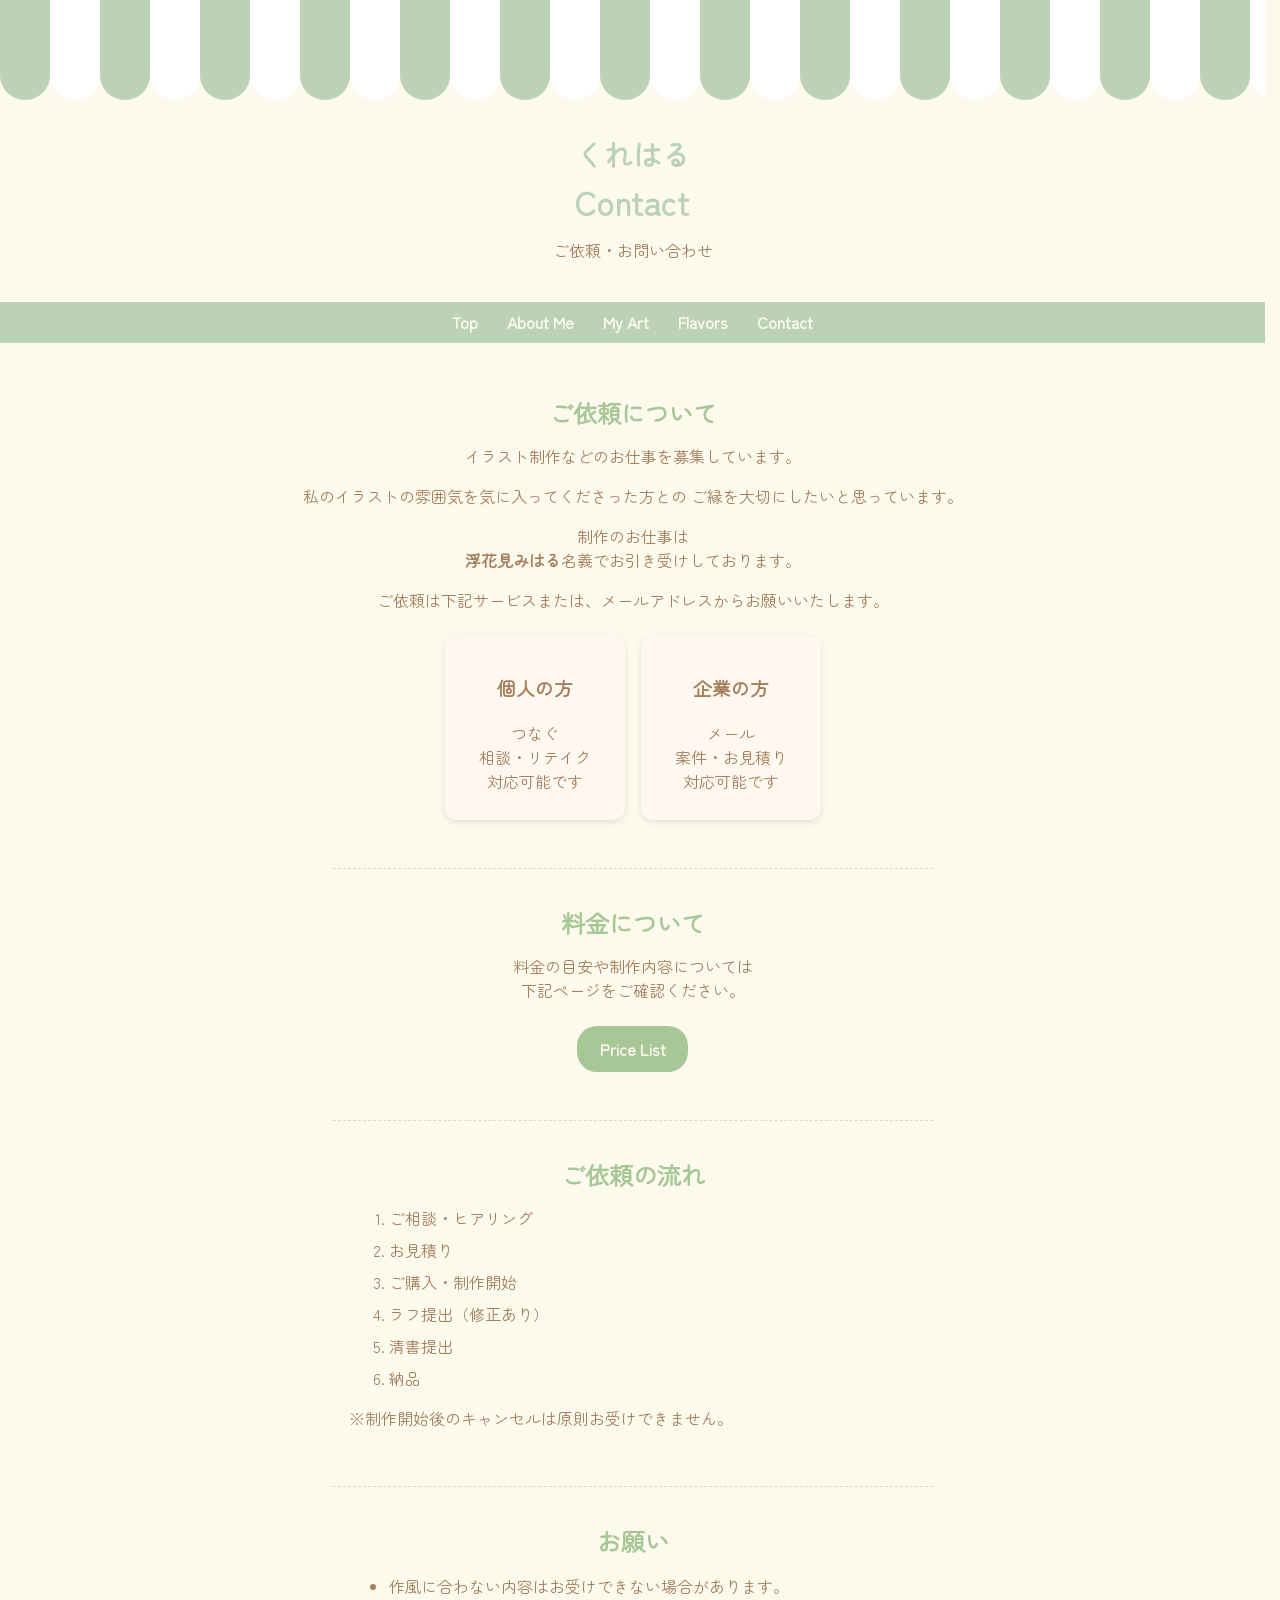
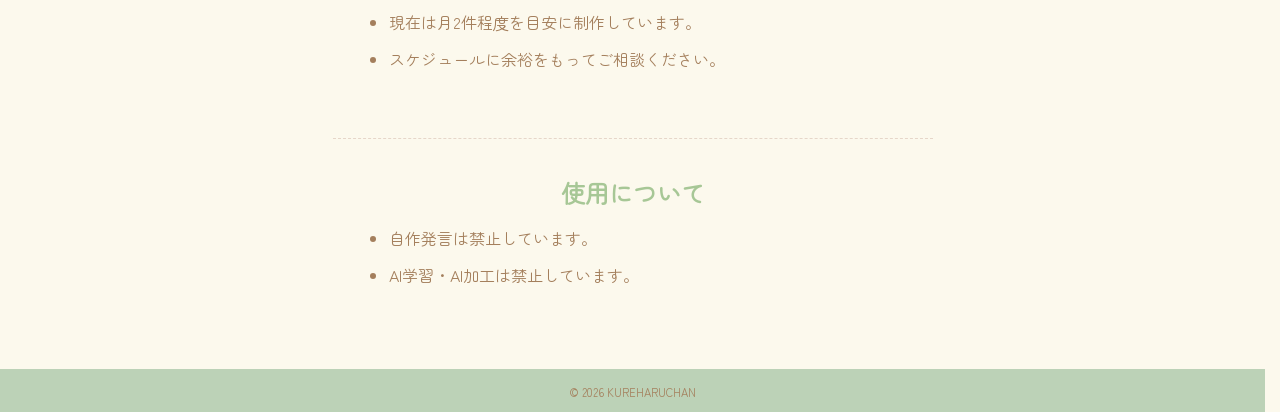
<file: contact.html>
<!DOCTYPE html>
<html lang="ja">

<head>
    <meta charset="UTF-8">
    <title>Contact</title>
    <link rel="stylesheet" href="assets/css/uaplus.css">
    <link rel="stylesheet" href="assets/css/common.css">
    <link rel="stylesheet" href="assets/css/contact.css"> <!-- 固有CSS -->
</head>

<body>
    <header class="header">
        <!-- オーニング部分は背景だけ -->
        <div class="awning"></div>

        <!-- ロゴ＋フレーズ -->
        <div class="logo-title">
            <div class="logo">
                <a href="index.html">くれはる</a>
            </div>
            <h1>Contact</h1>
            <p>ご依頼・お問い合わせ</p>
        </div>

        <!-- シンプルナビ -->
        <nav class="navbar">
            <ul class="nav-links">
                <li><a href="index.html">Top</a></li>
                <li><a href="profile.html">About Me</a></li>
                <li><a href="works.html">My Art</a></li>
                <li><a href="flavors.html">Flavors</a></li>
                <li><a href="contact.html" class="active">Contact</a></li>
            </ul>
        </nav>
    </header>
    <main>
        <section class="contact">

            <h2>ご依頼について</h2>

            <p>
                イラスト制作などのお仕事を募集しています。
            </p>

            <p class="creator-message">
                私のイラストの雰囲気を気に入ってくださった方との
                ご縁を大切にしたいと思っています。
            </p>

            <p>
                制作のお仕事は<br>
                <strong>浮花見みはる</strong>名義でお引き受けしております。
            </p>

            <p>
                ご依頼は下記サービスまたは、メールアドレスからお願いいたします。
            </p>
            <div class="contact-links">

                <a href="https://tsunagu.cloud/users/fukamimiharu" class="contact-card">
                    <h3>個人の方</h3>
                    <p>
                        つなぐ<br>
                        相談・リテイク<br>
                        対応可能です
                    </p>
                </a>

                <a href="mailto:fukamimiharu@gmail.com" class="contact-card">
                    <h3>企業の方</h3>
                    <p>
                        メール<br>
                        案件・お見積り<br>
                        対応可能です
                    </p>
                </a>

            </div>

        </section>
        <section class="price-link">

            <h2>料金について</h2>

            <p>
                料金の目安や制作内容については<br>
                下記ページをご確認ください。
            </p>

            <a href="price-list.html" class="price-button">
                Price List
            </a>

        </section>
        <section class="workflow">

            <h2>ご依頼の流れ</h2>

            <ol>
                <li>ご相談・ヒアリング</li>
                <li>お見積り</li>
                <li>ご購入・制作開始</li>
                <li>ラフ提出（修正あり）</li>
                <li>清書提出</li>
                <li>納品</li>
            </ol>

            <p class="workflow-note">
                ※制作開始後のキャンセルは原則お受けできません。
            </p>

        </section>
        <section class="notes">

            <h2>お願い</h2>

            <ul>
                <li>作風に合わない内容はお受けできない場合があります。</li>
                <li>現在は月2件程度を目安に制作しています。</li>
                <li>スケジュールに余裕をもってご相談ください。</li>

            </ul>

        </section>
        <section class="usage">

            <h2>使用について</h2>

            <ul>

                <li>自作発言は禁止しています。</li>

                <li>AI学習・AI加工は禁止しています。</li>

            </ul>

        </section>

    </main>
    <footer class="site-footer">

        <p>© 2026 KUREHARUCHAN</p>

    </footer>
</body>

</html>
</file>
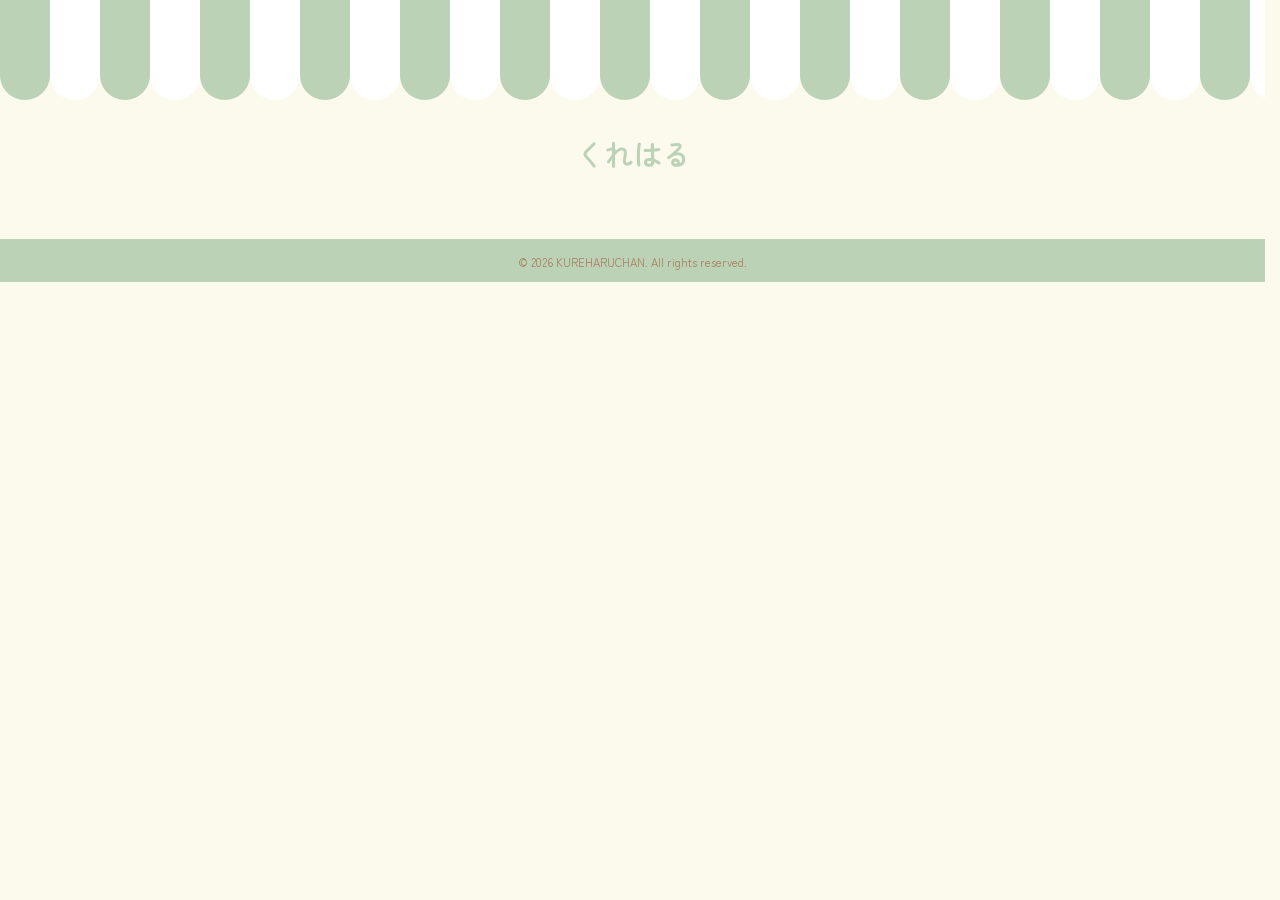
<file: flavors.html>
<!DOCTYPE html>
<html lang="ja">

<head>
    <meta charset="UTF-8">
    <title>TOP</title>
    <link rel="stylesheet" href="assets/css/uaplus.css">
    <link rel="stylesheet" href="assets/css/common.css">
    <link rel="stylesheet" href="assets/css/index.css"> <!-- トップページ固有 -->
</head>

<body>
    <header class="header">
        <!-- オーニング部分は背景だけ -->
        <div class="awning"></div>

        <!-- ロゴ＋フレーズ -->
        <div class="logo-title">
            <div class="logo">
                <a href="index.html" class="active">くれはる</a>
            </div>
        </div>
    </header>
    <main>
        
    </main>
    <footer class="site-footer">
        <p>© 2026 KUREHARUCHAN. All rights reserved.</p>
    </footer>
</body>

</html>
</file>
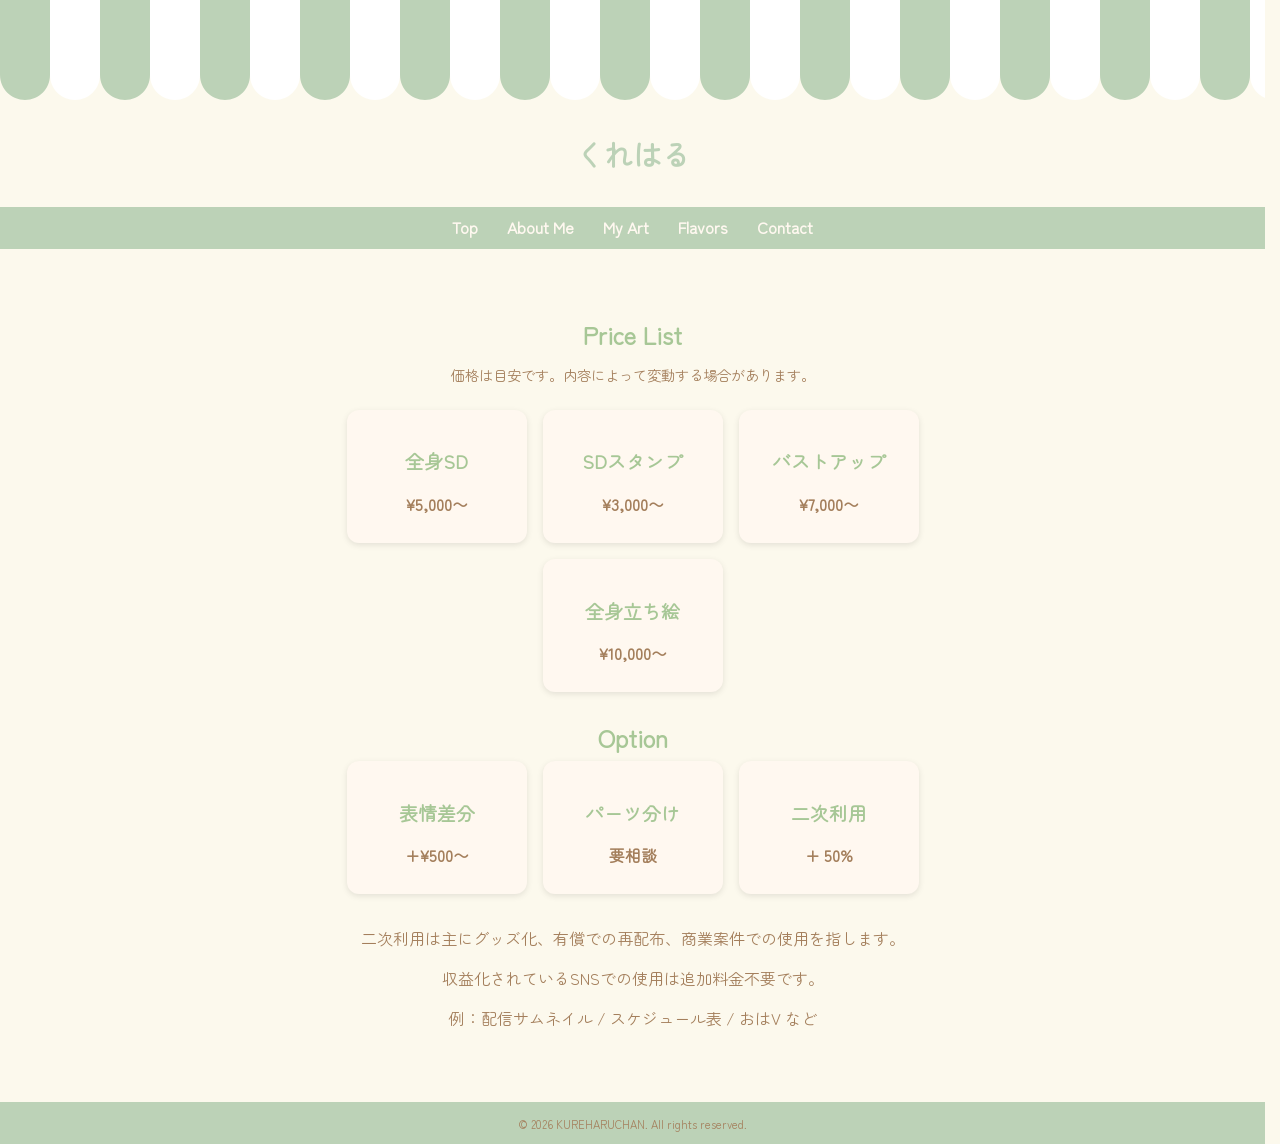
<file: price-list.html>
<!DOCTYPE html>
<html lang="ja">

<head>
    <meta charset="UTF-8">
    <title>Price List</title>
    <link rel="stylesheet" href="assets/css/uaplus.css">
    <link rel="stylesheet" href="assets/css/common.css">
    <link rel="stylesheet" href="assets/css/price-list.css"> <!-- トップページ固有 -->
</head>

<body>
    <header class="header">
        <!-- オーニング部分は背景だけ -->
        <div class="awning"></div>

        <!-- ロゴ＋フレーズ -->
        <div class="logo-title">
            <div class="logo">
                <a href="index.html">くれはる</a>
            </div>
        </div>
        <!-- シンプルナビ -->
        <nav class="navbar">
            <ul class="nav-links">
                <li><a href="index.html">Top</a></li>
                <li><a href="profile.html">About Me</a></li>
                <li><a href="works.html">My Art</a></li>
                <li><a href="flavors.html">Flavors</a></li>
                <li><a href="contact.html">Contact</a></li>
            </ul>
        </nav>
    </header>
    <main>
        <section class="price">

            <h2>Price List</h2>
            <p class="price-note">
                価格は目安です。内容によって変動する場合があります。
            </p>

            <div class="price-table">

                <div class="price-item">
                    <h3>全身SD</h3>
                    <p>¥5,000〜</p>
                </div>
                <div class="price-item">
                    <h3>SDスタンプ</h3>
                    <p>¥3,000〜</p>
                </div>

                <div class="price-item">
                    <h3>バストアップ</h3>
                    <p>¥7,000〜</p>
                </div>

                <div class="price-item">
                    <h3>全身立ち絵</h3>
                    <p>¥10,000〜</p>
                </div>

            </div>

            <h2>Option</h2>

            <div class="price-table">

                <div class="price-item">
                    <h3>表情差分</h3>
                    <p>+¥500〜</p>
                </div>

                <div class="price-item">
                    <h3>パーツ分け</h3>
                    <p>要相談</p>
                </div>

                <div class="price-item">
                    <h3>二次利用</h3>
                    <p>+ 50%</p>
                </div>

            </div>
            <p>二次利用は主にグッズ化、有償での再配布、商業案件での使用を指します。</p>
            <p>収益化されているSNSでの使用は追加料金不要です。</p>
            <p>例：配信サムネイル / スケジュール表 / おはV など</p>

        </section>
    </main>
    <footer class="site-footer">
        <p>© 2026 KUREHARUCHAN. All rights reserved.</p>
    </footer>
</body>

</html>
</file>
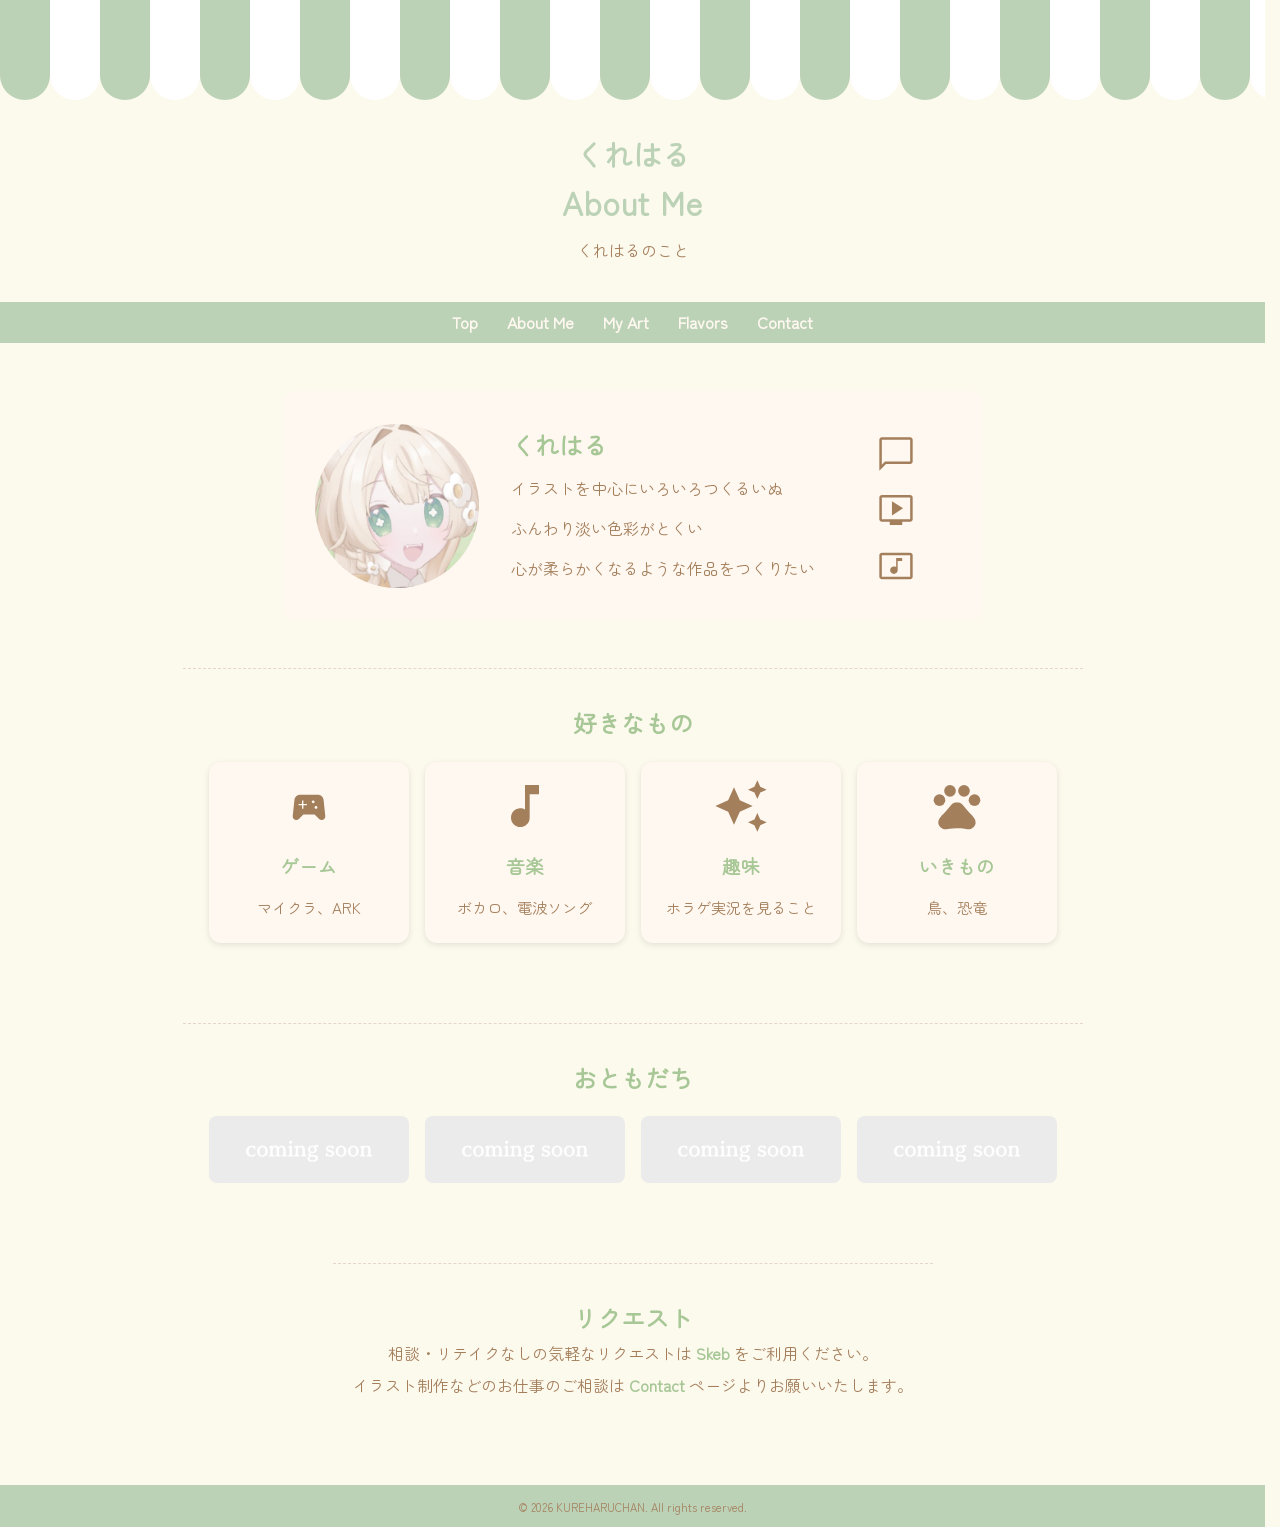
<file: profile.html>
<!DOCTYPE html>
<html lang="ja">

<head>
    <meta charset="UTF-8">
    <title>About Me</title>
    <link rel="stylesheet" href="assets/css/uaplus.css">
    <link rel="stylesheet" href="assets/css/common.css">
    <link rel="stylesheet" href="assets/css/profile.css"> <!-- 固有CSS -->
</head>

<body>
    <header class="header">
        <!-- オーニング部分は背景だけ -->
        <div class="awning"></div>

        <!-- ロゴ＋フレーズ -->
        <div class="logo-title">
            <div class="logo">
                <a href="index.html">くれはる</a>
            </div>
            <h1>About Me</h1>
            <p>くれはるのこと</p>
        </div>

        <!-- シンプルナビ -->
        <nav class="navbar">
            <ul class="nav-links">
                <li><a href="index.html">Top</a></li>
                <li><a href="profile.html" class="active">About Me</a></li>
                <li><a href="works.html">My Art</a></li>
                <li><a href="flavors.html">Flavors</a></li>
                <li><a href="contact.html">Contact</a></li>
            </ul>
        </nav>
    </header>

    <main>
        <!-- プロフィール -->
        <section class="profile">
            <img src="assets/images/kureharu-icon.jpg" alt="くれはる立ち絵" class="profile-img">

            <div class="profile-text">
                <h2>くれはる</h2>
                <p>イラストを中心にいろいろつくるいぬ</p>
                <p>ふんわり淡い色彩がとくい</p>
                <p>心が柔らかくなるような作品をつくりたい</p>
            </div>

            <div class="profile-icons">
                <a href="https://x.com/kureharuchan" target="_blank" class="tooltip">
                    <img src="assets/images/chat_bubble.svg" alt="X" class="icon-img">
                    <span class="tooltiptext">つぶやき・おしらせ</span>
                </a>
                <a href="https://www.twitch.tv/kureharuchan" target="_blank" class="tooltip">
                    <img src="assets/images/live_tv.svg" alt="Twitch" class="icon-img">
                    <span class="tooltiptext">配信</span>
                </a>
                <a href="https://www.youtube.com/@kureharuchan/shorts" target="_blank" class="tooltip">
                    <img src="assets/images/music_video.svg" alt="YouTube Shorts" class="icon-img">
                    <span class="tooltiptext">ショート動画</span>
                </a>
            </div>
        </section>

        <!-- 好きなもの -->
        <section class="favorite">
            <h2>好きなもの</h2>
            <div class="favorite-cards">
                <div class="card">
                    <img src="assets/images/game.svg" alt="ゲームアイコン" class="icon game-icon">
                    <div class="text">
                        <h3>ゲーム</h3>
                        <p>マイクラ、ARK</p>
                    </div>
                </div>
                <div class="card">
                    <img src="assets/images/music.svg" alt="音楽アイコン" class="icon">
                    <div class="text">
                        <h3>音楽</h3>
                        <p>ボカロ、電波ソング</p>
                    </div>
                </div>
                <div class="card">
                    <img src="assets/images/hobby.svg" alt="趣味アイコン" class="icon">
                    <div class="text">
                        <h3>趣味</h3>
                        <p>ホラゲ実況を見ること</p>
                    </div>
                </div>
                <div class="card">
                    <img src="assets/images/animal.svg" alt="いきものアイコン" class="icon">
                    <div class="text">
                        <h3>いきもの</h3>
                        <p>鳥、恐竜</p>
                    </div>
                </div>
            </div>
        </section>

        <!-- おともだち -->
        <section class="friends">
            <h2>おともだち</h2>
            <div class="friend-banners">
                <a href="#"><img src="assets/images/coming-soon-banner.png" alt="かみんぐすーん"></a>
                <a href="#"><img src="assets/images/coming-soon-banner.png" alt="かみんぐすーん"></a>
                <a href="#"><img src="assets/images/coming-soon-banner.png" alt="かみんぐすーん"></a>
                <a href="#"><img src="assets/images/coming-soon-banner.png" alt="かみんぐすーん"></a>
            </div>
        </section>
        <section class="request">
            <h2>リクエスト</h2>
            <p>
                相談・リテイクなしの気軽なリクエストは
                <a href="https://skeb.jp/@kureharuchan" target="_blank">
                    <strong>Skeb</strong>
                </a>
                をご利用ください。
            </p>
            <p>
                イラスト制作などのお仕事のご相談は
                <a href="contact.html">
                    <strong>Contact</strong>
                </a>
                ページよりお願いいたします。
            </p>
        </section>
    </main>

    <footer class="site-footer">
        <p>© 2026 KUREHARUCHAN. All rights reserved.</p>
    </footer>
</body>

</html>
</file>
<file: assets/css/uaplus.css>
/**
 * uaplus.css version 0.3.1
 */

/**
 * Wrapping everything in an anonymous layer ensures that selectors
 * in UA+ have the lowest specificty or the highest when using
 * !important.
 */
@layer {
	/**
   * Different box model
   * 
   * We use the traditional box model, where the padding and border 
   * of the element is drawn inside and not outside the specified 
   * width and height. That makes combining relative and absolute 
   * units in properties like <code>inline-size</code> and 
   * <code>block-size</code> easier.
   * 
   * See https://en.wikipedia.org/wiki/CSS_box_model
   */
	*,
	*::after,
	*::before {
		box-sizing: border-box;
	}

	/**
   * Improve focus styles
   *
   * Add spacing between content and its focus outline.
   */
	:focus-visible {
		outline-offset: 3px;
	}

	/**
   * Disable text size adjustment
   * 
   * To improve readability on non-mobile optimized websites, browsers
   * like mobile Safari increase the default font size when you switch
   * a website from portrait to landscape. We don't want that for our 
   * optimized sites.
   *
   * See https://kilianvalkhof.com/2022/css-html/your-css-reset-needs-text-size-adjust-probably/
   */
	html {
		-webkit-text-size-adjust: none;
		text-size-adjust: none;
	}

	/**
   * Increase line height
   *
   * Long paragraphs are easier to read if the line height is higher.
   */
	html {
		line-height: 1.5;
	}

	/**
   * Add scrollbar gutter
   *
   * Prevent the page from “jumping” when switching from a long to a short page.
   *
   */
	html {
		scrollbar-gutter: stable;
	}

	/**
   * Remove UA styles for h1s nested in sectioning content
   *
   * Nesting h1s in section, articles, etc., shouldn't influence the 
   * styling of the heading since nesting doesn't influence 
   * semantics either.
   * 
   * See https://github.com/whatwg/html/issues/7867#issuecomment-2632395167
   * See https://github.com/whatwg/html/pull/11102
   * See https://html.spec.whatwg.org/#sections-and-headings
   */
	h1 {
		font-size: 2em;
		margin-block: 0.67em;
	}

	/**
   * Improve abbreviations with titles
   * 
   * The abbr element with the title isn't helpful regarding 
   * accessibility because support is inconsistent, and it's only 
   * accessible to some users. Still, it's commonly used. 
   * This rule shows a dotted underline on abbreviations in all 
   * browsers (there's a bug in Safari) and changes the cursor.
   * 
   * See https://adrianroselli.com/2024/01/using-abbr-element-with-title-attribute.html
   */
	abbr[title] {
		cursor: help;
		text-decoration-line: underline;
		text-decoration-style: dotted;
	}

	/**
   * Optimize mark element in Forced Colors Mode
   *
   * The colors of the mark element don't change in Forced Colors Mode,
   * which can be problematic. Use system colors instead.
   * 
   * See https://adrianroselli.com/2017/12/tweaking-text-level-styles.html#MarkWHCM
   */
	@media (forced-colors: active) {
		mark {
			color: HighlightText;
			background-color: Highlight;
		}
	}

	/**
   * Avoid overflow caused by embedded content
   * 
   * Ensure that embedded content (audio, video, images, etc.) 
   * doesn't overflow its container.
   */
	audio,
	iframe,
	img,
	svg,
	video {
		max-block-size: 100%;
		max-inline-size: 100%;
	}

	/**
   * Prevent fieldsets from causing overflow
   *
   * Reset the default `min-inline-size: min-content` to prevent
   * children from stretching fieldsets
   *
   * See https://github.com/twbs/bootstrap/issues/12359
   * and https://html.spec.whatwg.org/multipage/#the-fieldset-and-legend-elements
   */
	fieldset {
		min-inline-size: 0;
	}

	/**
   * Turn labels into block elements
   * 
   * Labels for inputs, selects, and textarea should be block 
   * elements.
   */
	label:has(+ :where(input:not([type="radio"], [type="checkbox"]), select, textarea)) {
		display: block;
	}

	/**
   * Increase the block-size of textareas
   *
   * The default height of textareas is small. We increase it a bit.
   */
	textarea:not([rows]) {
		min-block-size: 6em;
	}

	/**
   * Inherit font styling in form elements
   * 
   * buttons, inputs, selects, and textarea should have the same font
   * family and size as the rest of the page.
   */
	button,
	input,
	select,
	textarea {
		font-family: inherit;
		font-size: inherit;
	}

	/**
   * Normalize search input styles
   *  
   * Remove the rounded corners of search inputs on macOS and IOS 
   * and normalize the background color
   */
	[type="search"] {
		-webkit-appearance: textfield;
	}

	/* iOS only */
	@supports (-webkit-touch-callout: none) {
		[type="search"] {
			border: 1px solid -apple-system-secondary-label;
			background-color: canvas;
		}
	}

	/**
   * Maintain direction in some input types
   * 
   * Some input types should remain left-aligned in right-to-left
   * languages,but only if the value isn't empty because the 
   * placeholder should be right-aligned.
   *
   * See https://rtlstyling.com/posts/rtl-styling#form-inputs
   */
	input:where([type="tel"], [type="url"], [type="email"], [type="number"]):not(:placeholder-shown) {
		direction: ltr;
	}

	/**
   * Improve table styling
   *  
   * With the default styling, tables are hard to scan. These rules 
   * add padding and collapsed borders.
   */
	table {
		border-collapse: collapse;
		border: 1px solid;
	}

	th,
	td {
		border: 1px solid;
		padding: 0.25em 0.5em;
		vertical-align: top;
	}

	/**
   * Fading dialogs
   *  
   * Add fade in and fade out transitions for the dialog element
   * and backdrops
   */
	dialog::backdrop {
		background: oklch(0% 0 0 / 0.3);
	}

	dialog,
	[popover],
	dialog::backdrop {
		opacity: 0;
		transition: opacity 150ms ease-out, display 150ms allow-discrete,
			overlay 150ms allow-discrete;
	}

	dialog[open],
	:popover-open,
	dialog[open]::backdrop {
		opacity: 1;
	}

	@starting-style {
		dialog[open],
		:popover-open,
		dialog[open]::backdrop {
			opacity: 0;
		}
	}

	/**
   * Increase specificity of [hidden]
   *  
   * Make it harder to accidentally unhide elements with the 
   * [hidden] attribute while still maintaining the until-found 
   * functionality.
   */
	[hidden]:not([hidden="until-found"]) {
		display: none !important;
	}

	/**
   * Turn images into block elements
   */
	img {
		display: block;
	}

	/**
   * Change cursor of <summary>
   *
   * By default, only the ::marker inside the summary uses the 
   * default cursor.
   */
	summary {
		cursor: default;
	}

	/**
   * Remove the default border from iframes
   */
	iframe {
		border: none;
	}

  
  /**
   * By default popovers look like modals without a backdrop.
   * This makes use of the implicit anchor in popvers to position
   * it closely to the trigger.
   */
  @supports(position-area: end) {
    [popover] {
      margin: 0;
      position-area: end span-end;
      position-try-fallbacks: flip-block, flip-inline, flip-block flip-inline;
    }
  }
}
</file>
<file: assets/css/common.css>
/* フォント定義 */
@font-face {
    font-family: 'ZenMaruGothic';
    src: url('../fonts/ZenMaruGothic-Regular.ttf') format('truetype');
    font-weight: 400;
    font-style: normal;
}

/* オーニングとロゴ */
.awning {
    height: 100px;
    background-image: url('../images/awning.svg');
    background-repeat: repeat-x;
    background-position: top left;
    background-size: auto 100%;
}

.logo-title {
    text-align: center;
    padding: 2rem 1rem;
    background-color: #fcf9ed;
}

.logo a {
    font-size: 1.8rem;
    font-weight: bold;
    color: #BCD2B7;
    text-decoration: none;
}

.logo-title h1 {
    font-size: 2rem;
    color: #BCD2B7;
    margin-top: 0.5rem;
    letter-spacing: 0.03em;
}

/* 全体 */
body {
    margin: 0;
    background-color: #fcf9ed;
    font-family: 'ZenMaruGothic', sans-serif;
    color: #a47f5c;
}

/* 共通セクション幅 */
section {
    max-width: 900px;
    margin: 0 auto;
    padding: 2rem 1rem;
    box-sizing: border-box;
}

section+section {
    border-top: 1px dashed #E6D6C9;
    padding-top: 2rem;
    margin-top: 3rem;
}

section h2 {
    color: #A7C796;
}

/* ナビバー共通 */
.navbar {
    display: flex;
    justify-content: center;
    padding: 0.5rem 1rem 0.1rem;
    background-color: #BCD2B7;
}

.nav-links {
    list-style: none;
    display: flex;
    gap: 1rem;
    padding: 0;
    margin: 0;
}

.nav-links a {
    text-decoration: none;
    color: #FFF8F0;
    padding: 0.3rem 0.4rem 0.4rem 0.4rem;
    border-radius: 6px;
    font-family: 'ZenMaruGothic', sans-serif;
    font-weight: 600;
}

.nav-links a:hover {
    background-color: #9cc5af;
}

/* フッター */
.site-footer {
    background-color: #BCD2B7;
    text-align: center;
    padding: 0.2rem 0;
    font-family: 'ZenMaruGothic', sans-serif;
    font-size: 0.7rem;
    color: #FFF8F0;
    margin-top: 2rem;
}

/* h1, h2共通 */
h1,
h2 {
    font-family: 'ZenMaruGothic', sans-serif;
    font-weight: 600;
    color: #a47f5c;
    line-height: 1.2;
    margin: 0.5rem 0;
}

/* p, li共通 */
p,
li {
    font-family: 'ZenMaruGothic', sans-serif;
    color: #a47f5c;
    margin-bottom: 0.5rem;
}

/* 「もっとみる」共通 */
.more-link {
    display: inline-block;
    font-size: 0.8rem;
    margin-top: 0.5rem;
    color: #7e634a;
    text-decoration: none;
}

.more-link:hover {
    text-decoration: underline;
}
</file>
<file: assets/css/contact.css>
.contact {
max-width: 700px;
margin: 1rem auto;
text-align: center;
}

.contact-links {
display: flex;
justify-content: center;
gap: 1rem;
margin-top: 1.5rem;
flex-wrap: wrap;
}

.contact-card {

background-color: #FFF8F0;
padding: 1.2rem;

border-radius: 12px;

width: 180px;

text-decoration: none;

color: #a47f5c;

box-shadow: 0 2px 6px rgba(0,0,0,0.1);

transition: transform 0.2s;

}

.contact-card:hover {

transform: scale(1.05);

}
.price-link{
text-align:center;
margin:1rem auto 1rem;
max-width:600px;
}

.price-button{
display:inline-block;
margin-top:1rem;
padding:0.7rem 1.4rem;
background:#A7C796;
color:#FFF8F0;
border-radius:20px;
text-decoration:none;
font-weight:600;
transition:0.2s;
}

.price-button:hover{
transform:scale(1.05);
}
.workflow{
max-width:600px;
margin:1rem auto;
text-align:left;
}

.workflow h2{
text-align:center;
margin-bottom:1rem;
}

.workflow-list{
padding-left:1.2rem;
line-height:1.8;
}
.notes{
max-width:600px;
margin:1rem auto;
text-align:left;
}

.notes h2{
text-align:center;
margin-bottom:1rem;
}

.notes ul{
line-height:1.8;
}
.usage{
max-width:600px;
margin:1rem auto;
text-align:left;
}
.usage h2{
text-align:center;
margin-bottom:1rem;
}
.usage ul{
line-height:1.8;
}
</file>
<file: assets/css/index.css>
/* ギャラリー */
.works-grid,
.flavors-grid {
    display: flex;
    gap: 1rem;
    flex-wrap: wrap;
    justify-content: center;
}

.works-grid img,
.flavors-grid img {
    width: 200px;
    border-radius: 8px;
}

/* 「もっとみる」右寄せ */
.more-link-container {
    text-align: right;
    margin-top: 0.5rem;
}

/* SNSアイコン */
.sns-icons {
    display: flex;
    justify-content: center;
    gap: 1rem;
}

.sns-icons img {
    width: 50px;
    height: 50px;
    object-fit: contain;
}

/* プロフィールページ用のアイコンや吹き出しは別ページで読み込む */
</file>
<file: assets/css/price-list.css>
.price{
max-width:700px;
margin:2rem auto;
text-align:center;
}

.price-note{
font-size:0.9rem;
color:#a47f5c;
margin-bottom:1.5rem;
}

.price-table{
display:flex;
flex-wrap:wrap;
justify-content:center;
gap:1rem;
margin-bottom:2rem;
}

.price-item{
background:#FFF8F0;
padding:1.2rem;
border-radius:12px;
width:180px;
box-shadow:0 2px 6px rgba(0,0,0,0.1);
}

.price-item h3{
color:#A7C796;
margin-bottom:0.4rem;
}

.price-item p{
font-weight:600;
}
</file>
<file: assets/css/profile.css>
/* プロフィールセクション */
.profile{
  display:flex;
  flex-wrap:wrap;
  max-width:700px;
  margin:3rem auto;
  gap:2rem;
  background-color:#fff8f0;
  border-radius:12px;
  padding:2rem;
  align-items:center;
}

/* プロフィール画像をまんまるに */
.profile-img {
    width: 164px;
    height: 164px;
    border-radius: 50%;
    object-fit: cover;
    /* 画像の縦横比を保ったまま切り抜き */
}

/* プロフィールテキスト */
.profile-text {
    flex: none;
    width: 325px;
}

.profile-text h2 {
    margin-bottom: 0.5rem;
}

.profile-text p {
    margin-bottom: 0.5rem;
}

/* SNSアイコン縦並び */
.profile-icons {
    display: flex;
    flex-direction: column;
    gap: 1rem;
    margin-top: 0.5rem;
}

/* アイコン背景を削除し、画像用のサイズ調整 */
/* SNSアイコン画像用 */
.icon-img {
    width: 40px;
    height: 40px;
    object-fit: contain;
}

/* ツールチップ全体 */
.tooltip {
  position: relative;
  display: inline-block;
  margin: 0 0.5rem;
  cursor: pointer;
}

/* 吹き出しテキスト（右側に表示・アニメーション付き） */
.tooltip .tooltiptext {
  visibility: hidden;
  max-width: 200px;
  background-color: #A7C796; 
  color: #FFF8F0;
  text-align: center;
  padding: 0.8rem;
  border-radius: 8px;
  position: absolute;
  z-index: 10;
  left: 120%;           /* 基準位置 */
  top: 50%;
  line-height: 0;
  transform: translateY(-50%) translateX(-10px); /* 最初は少し右寄せ */
  opacity: 0;
  transition: opacity 0.3s ease, transform 0.3s ease; /* フェード + スライド */
  font-size: 0.8rem;
  white-space: nowrap;
}

/* 吹き出しの三角（左向き） */
.tooltip .tooltiptext::after {
  content: "";
  position: absolute;
  top: 50%;
  left: -11px;           /* 吹き出し左側に三角 */
  transform: translateY(-50%);
  border-width: 6px;
  border-style: solid;
  border-color: transparent #A7C796 transparent transparent; 
}

/* ホバーで表示 */
.tooltip:hover .tooltiptext {
  visibility: visible;
  opacity: 1;
  transform: translateY(-50%) translateX(0); /* スライドして定位置へ */
}

/* 好きなものカード */
.favorite h2 {
    text-align: center;
    color: #A7C796;
    margin-bottom: 1.5rem;
}

.favorite-cards {
    display: flex;
    flex-wrap: wrap;
    gap: 1rem;
    justify-content: center;
}

.card {
    background-color: #FFF8F0;
    border-radius: 12px;
    padding: 1rem;
    width: 200px;
    text-align: center;
    box-shadow: 0 2px 6px rgba(0, 0, 0, 0.1);
}

.card .icon {
    width: 56px;
    height: 56px;
    display: block;
    margin: 0 auto 0.6rem auto;
    transition: transform 0.2s;
}

.card:hover .icon {
    transform: scale(1.1);
}

.card h3 {
    color: #A7C796;
    margin-bottom: 0.3rem;
}

.card p {
    color: #a47f5c;
    font-size: 0.95rem;
}

/* おともだちバナー */
.friends {
    text-align: center;
    margin: 3rem auto;
}

.friend-banners {
    display: flex;
    justify-content: center;
    gap: 1rem;
    flex-wrap: wrap;
}

.friend-banners img {
    width: 200px;
    height: auto;
    margin-top: 1rem;
    border-radius: 8px;
    transition: transform 0.2s;
}

.friend-banners img:hover {
    transform: scale(1.05);
}
.request{
  max-width:600px;
  margin:3rem auto;
  text-align:center;
}

.request p{
  margin-top:0.5rem;
}
.request a{
  color:#A7C796;
  font-weight:600;
  text-decoration:none;
}

.request a:hover{
  text-decoration:underline;
}
</file>
